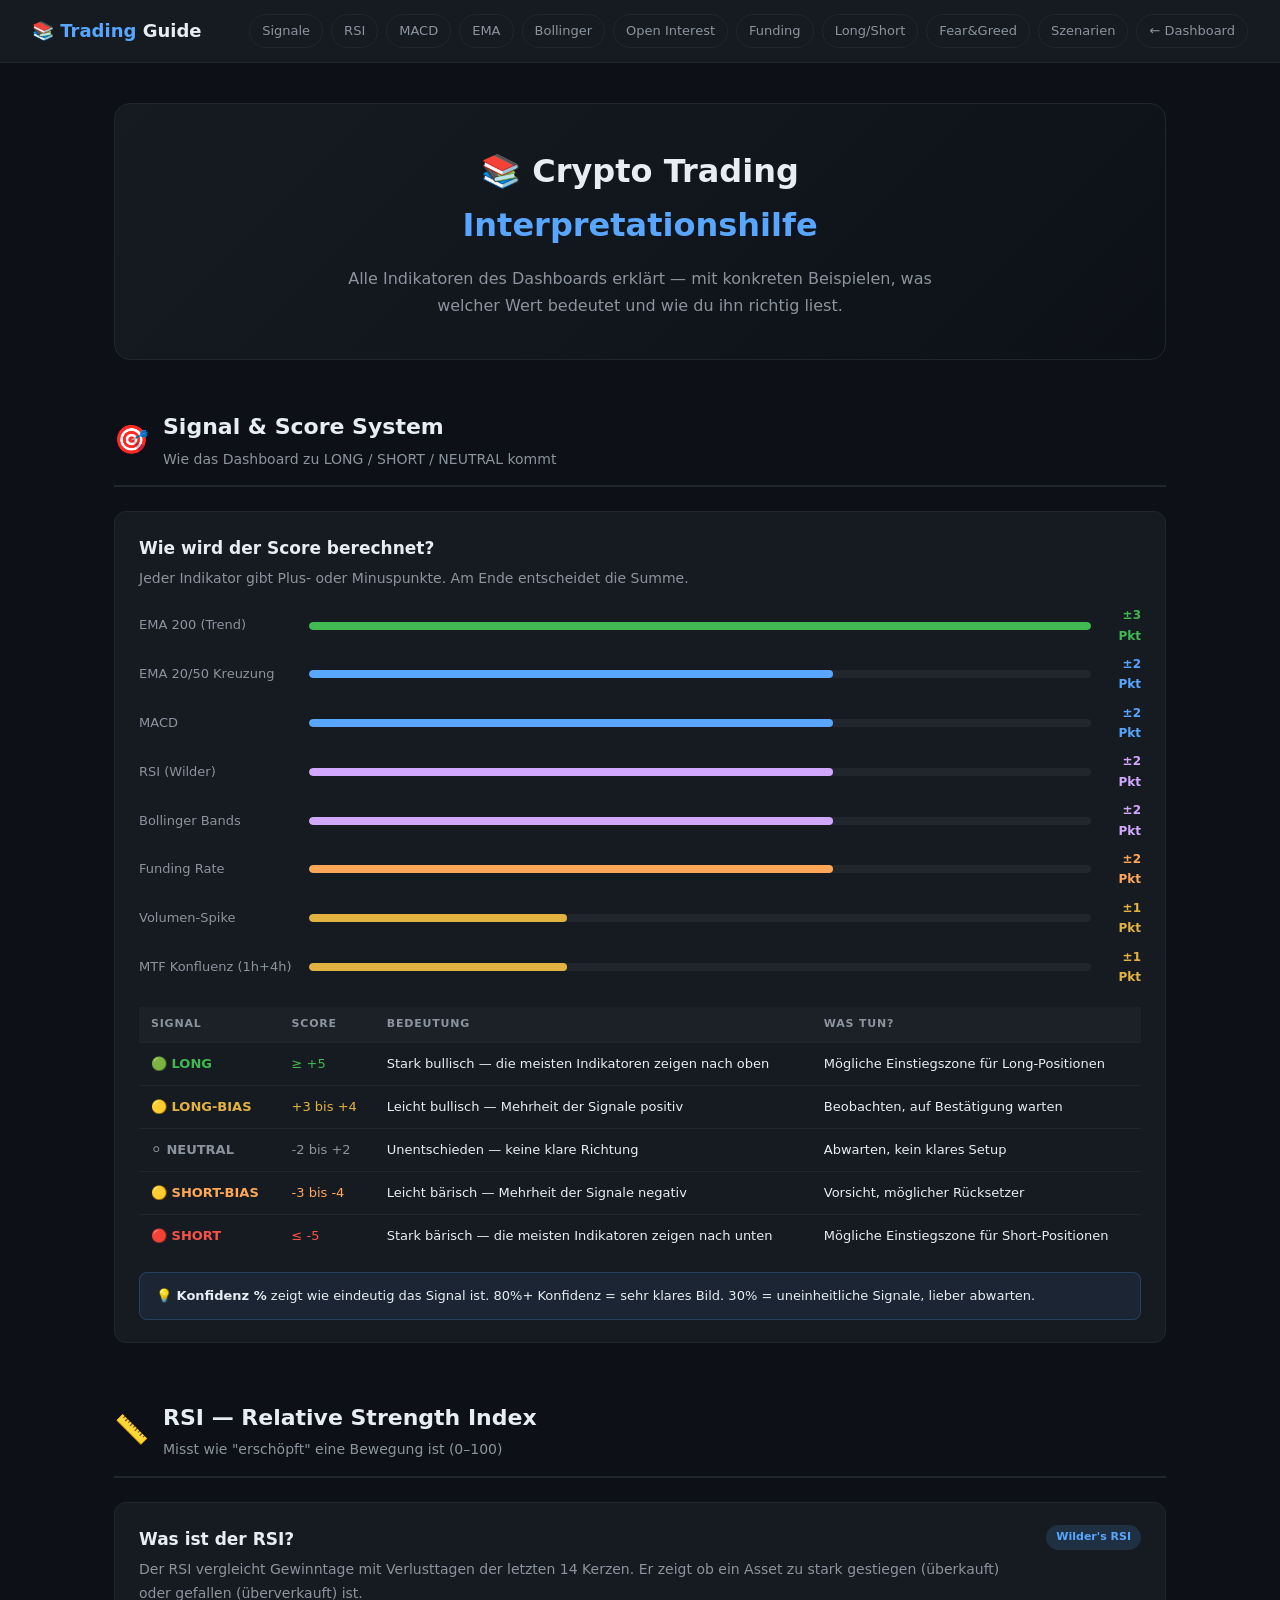
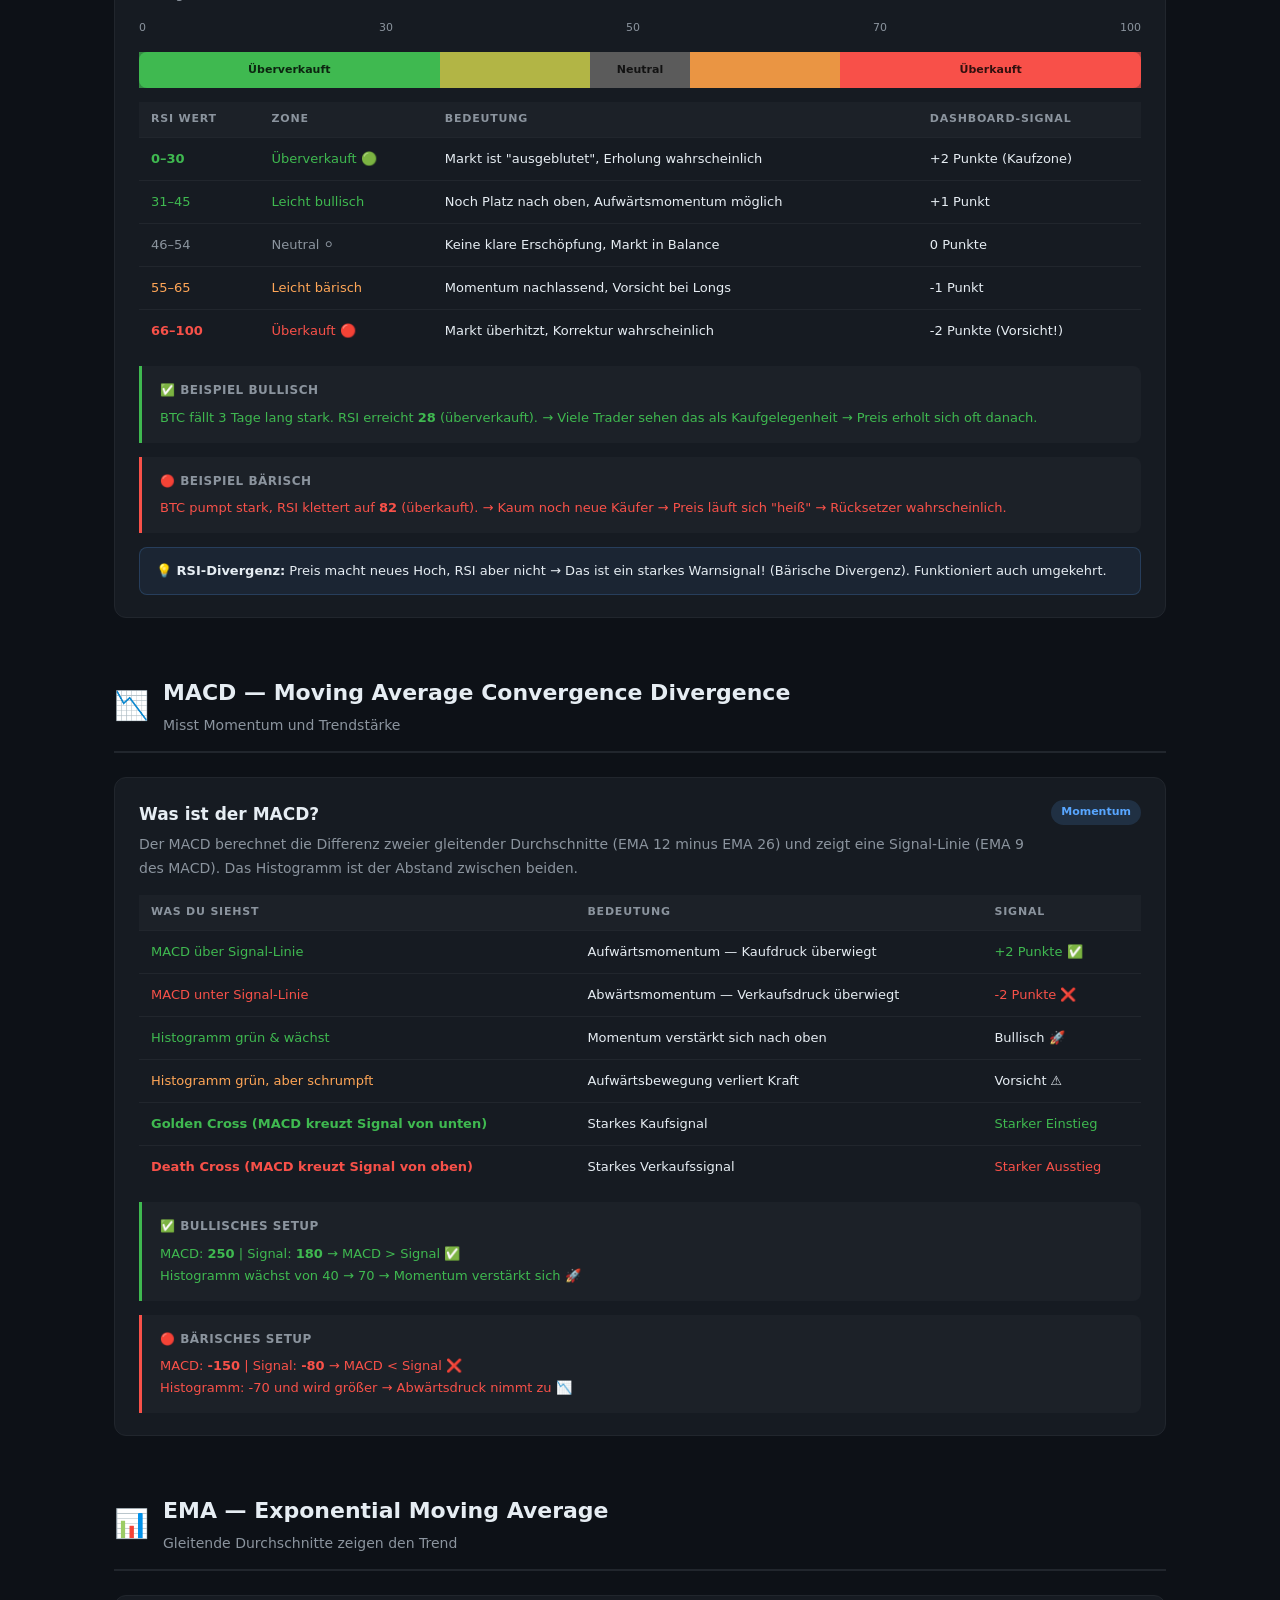
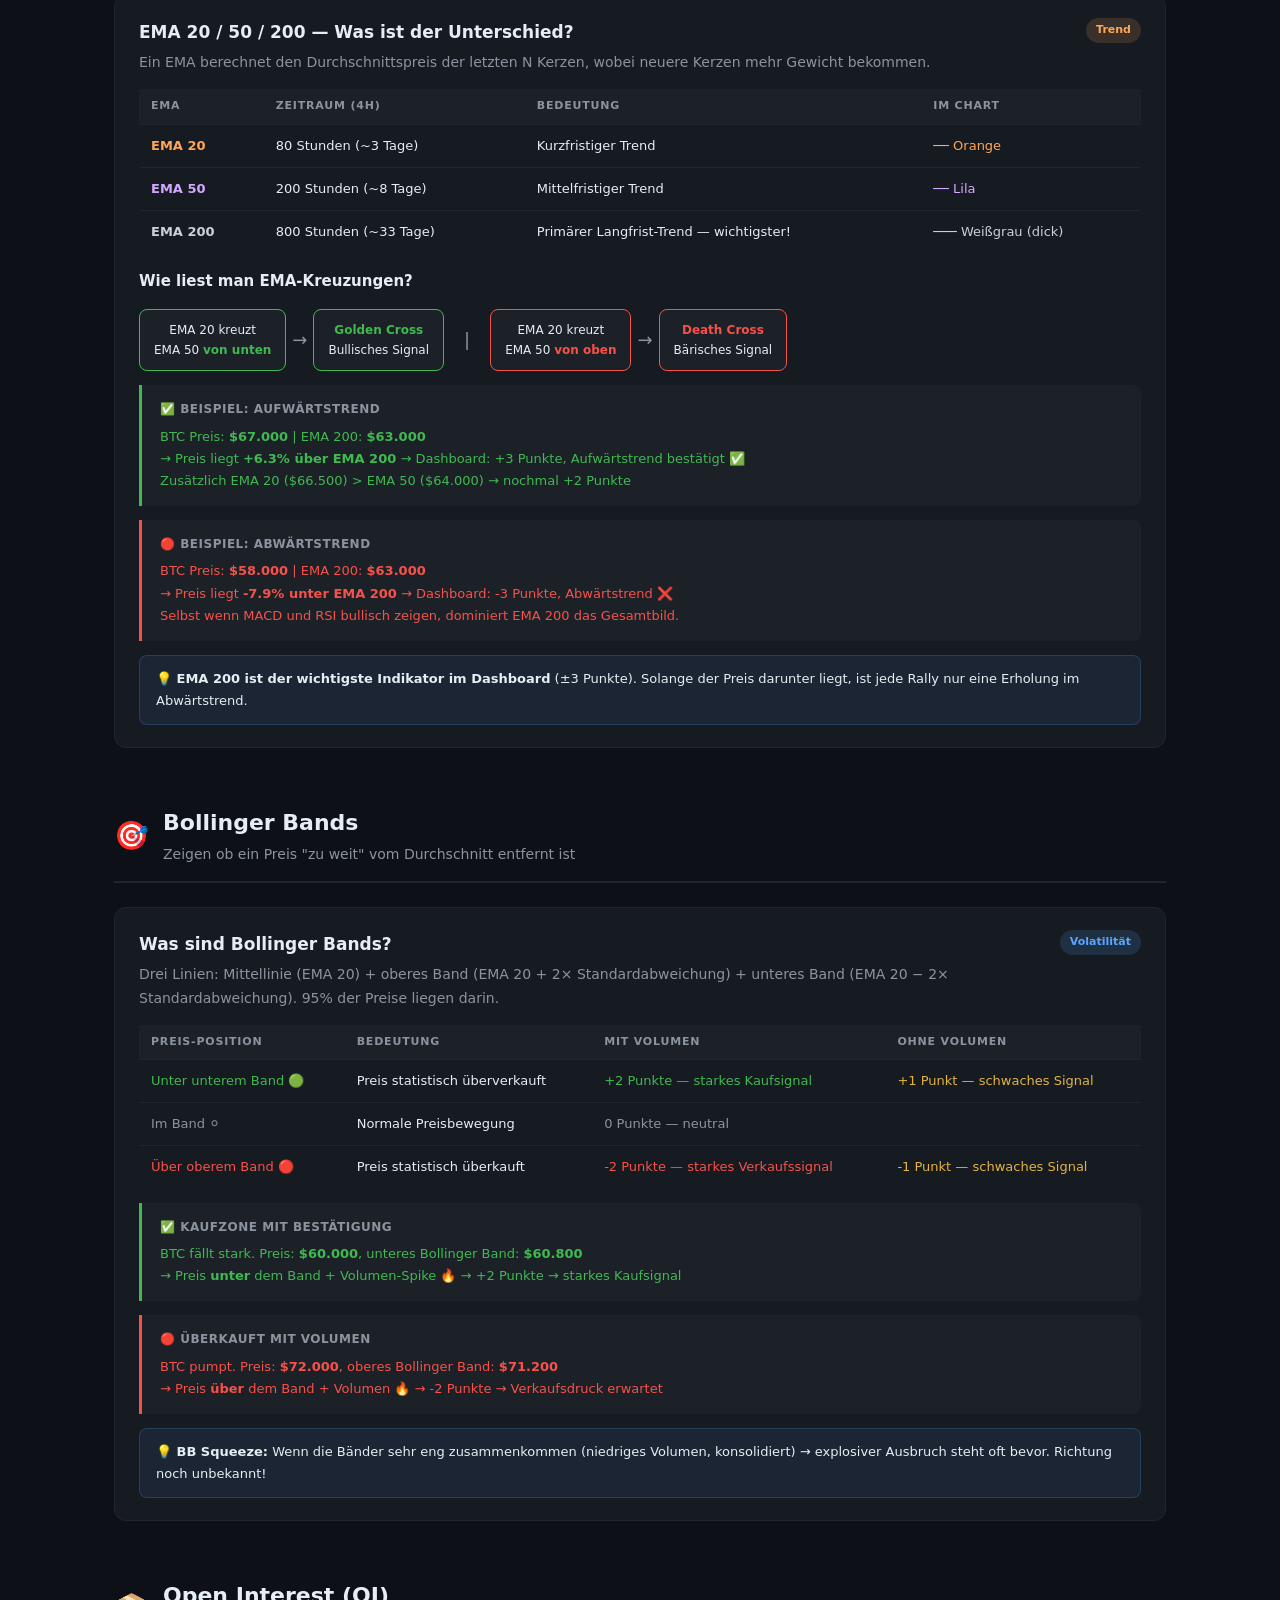
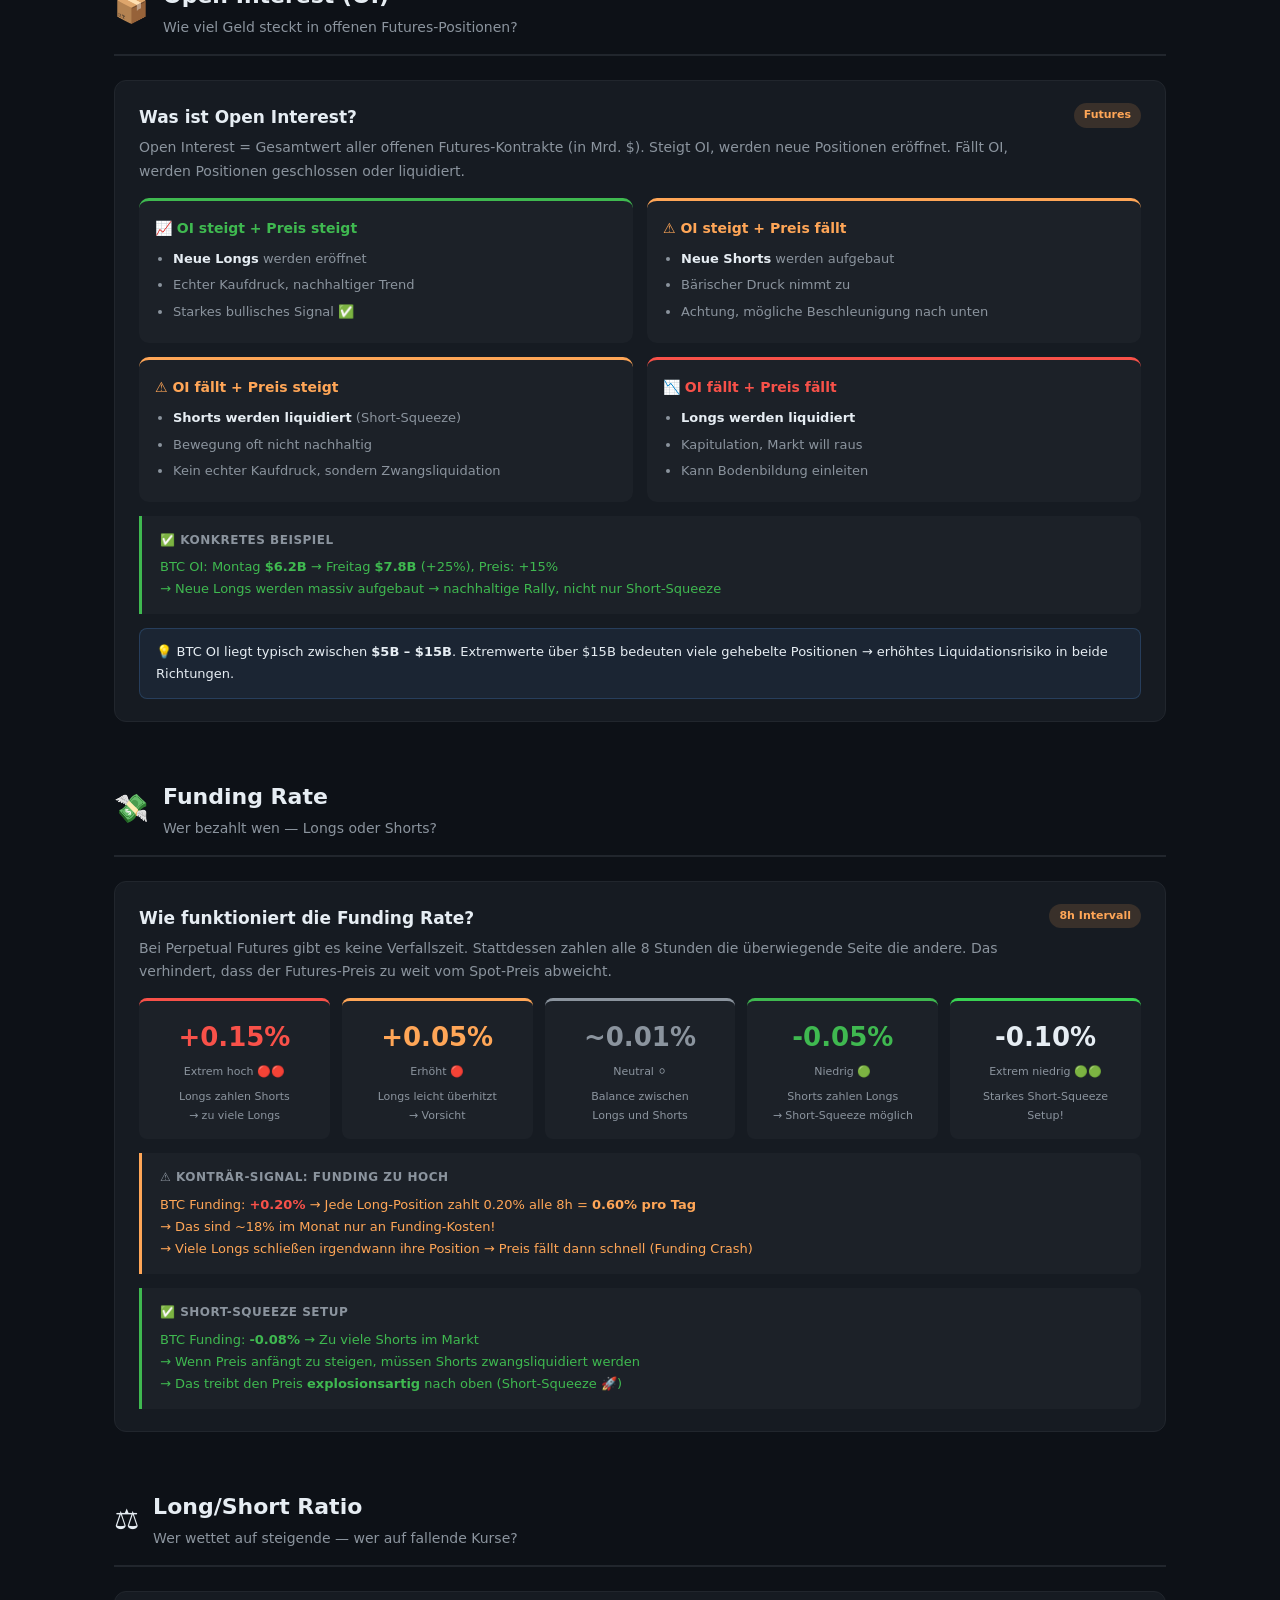
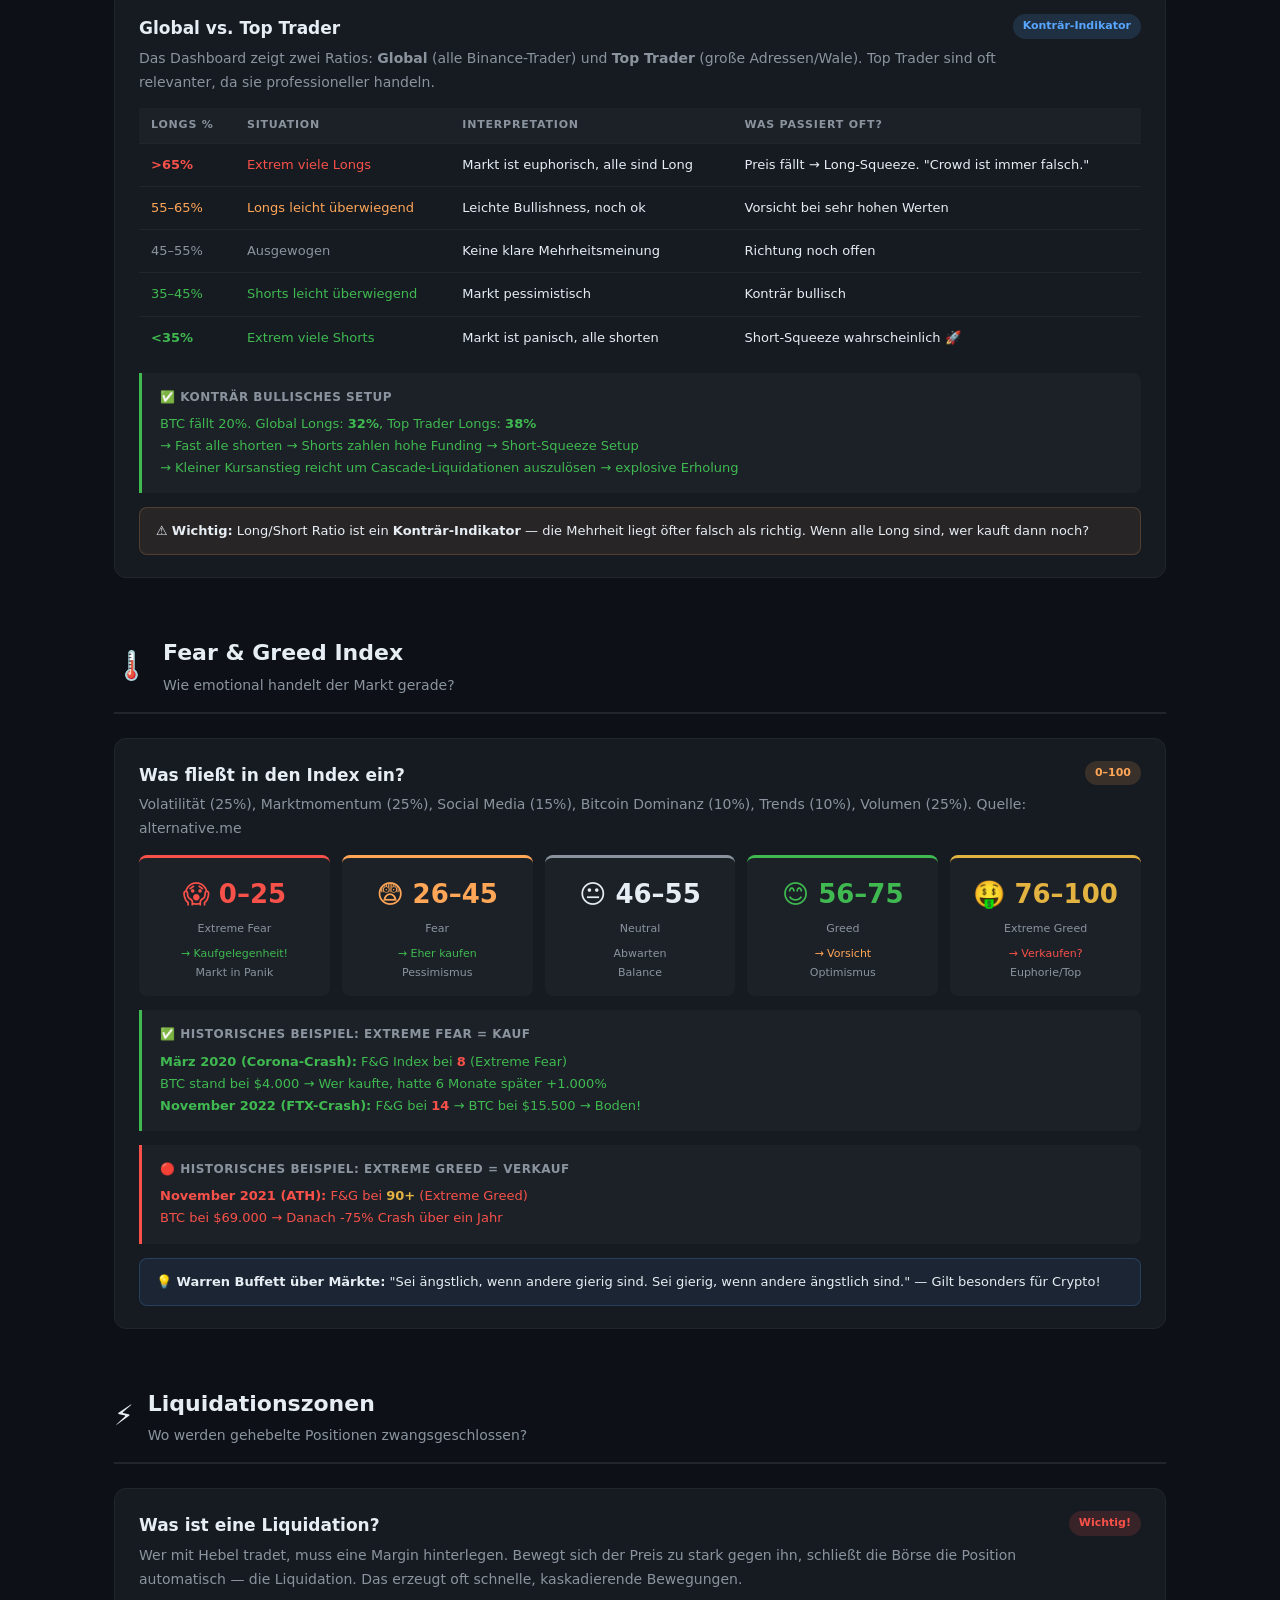
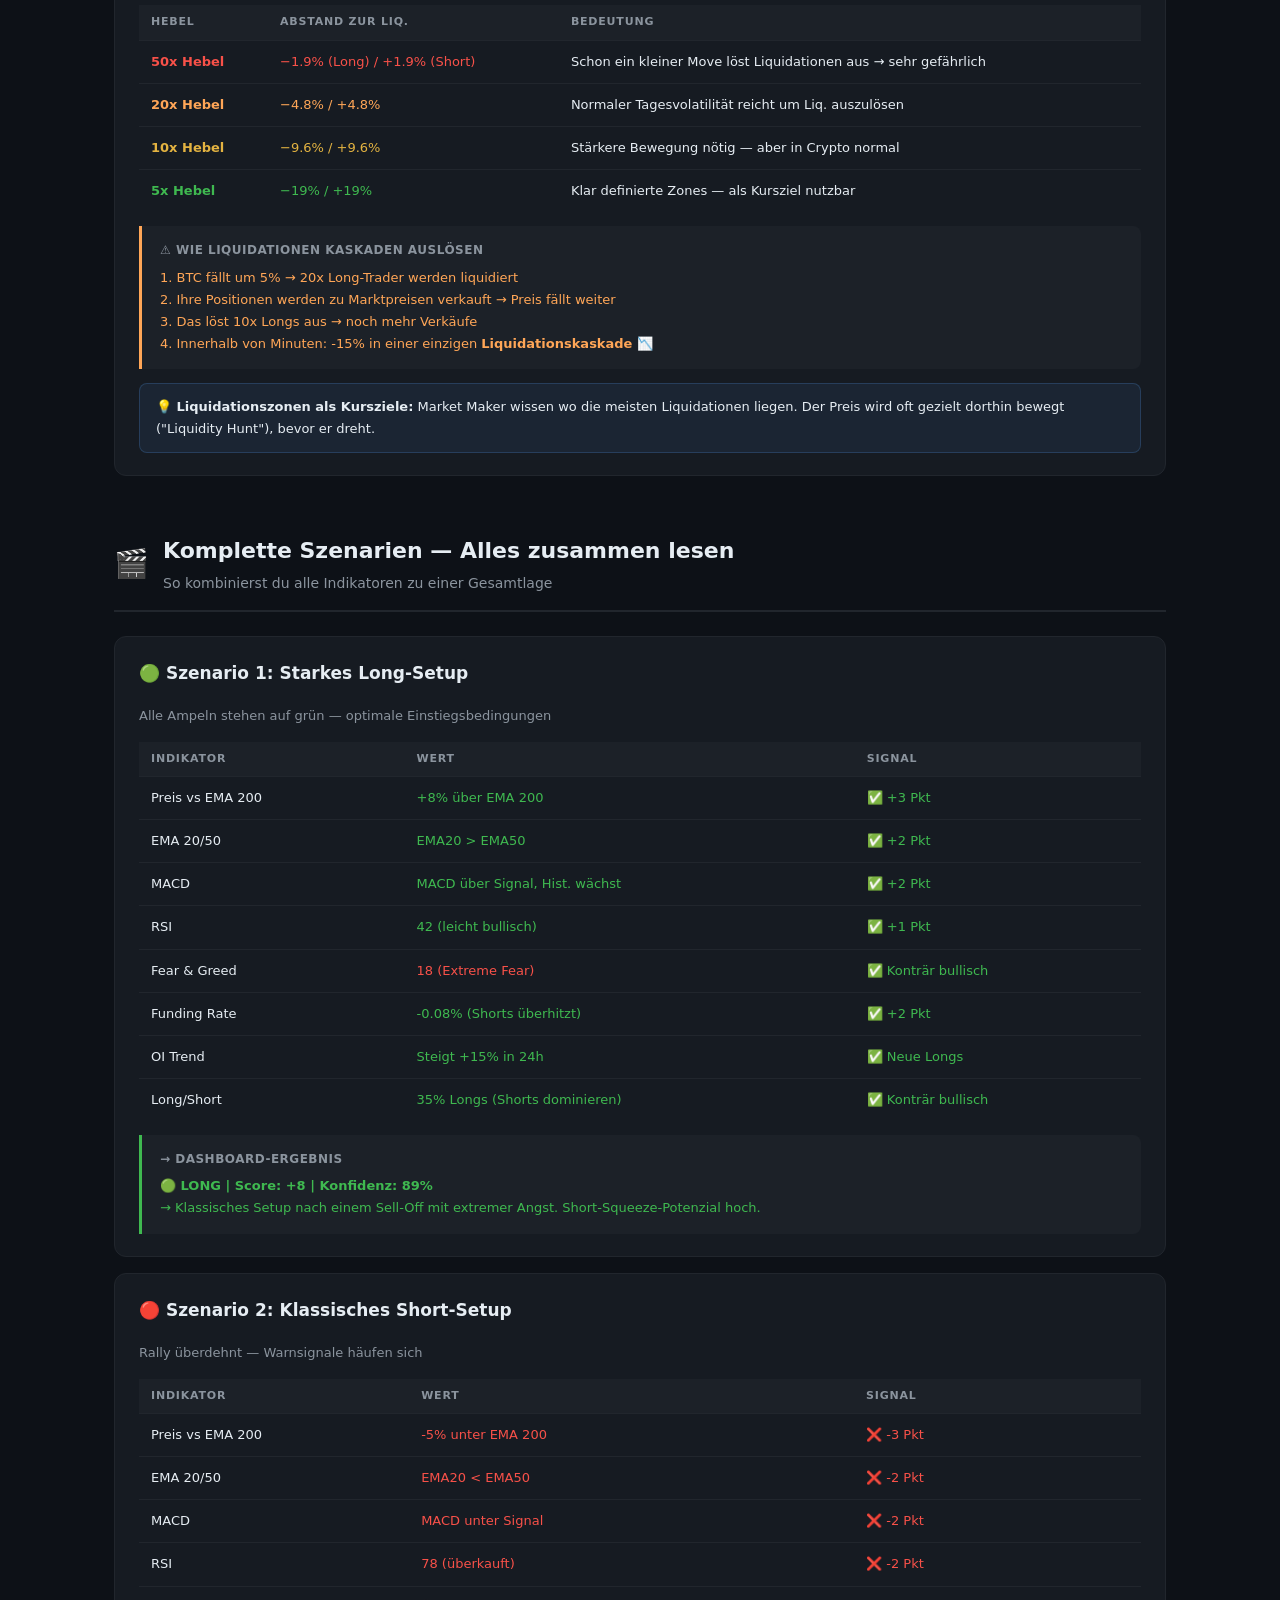
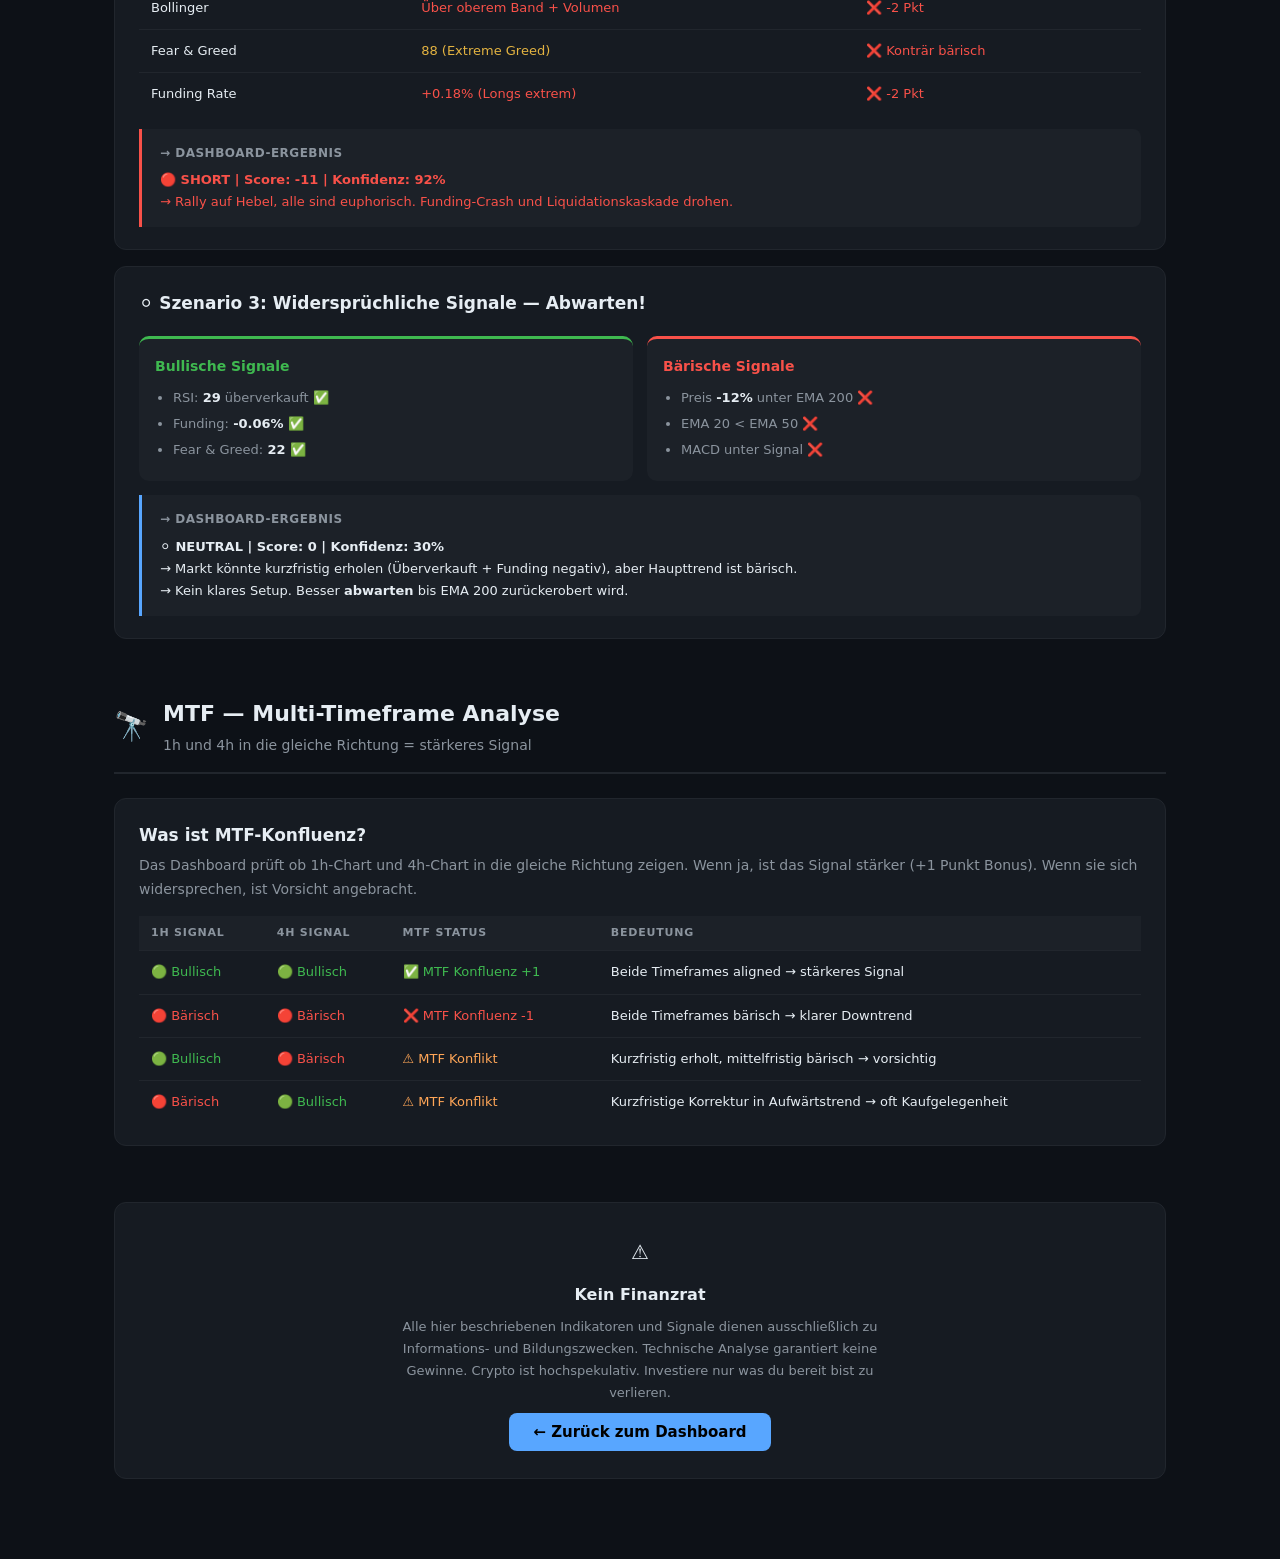
<file: static/guide.html>
<!DOCTYPE html>
<html lang="de">
<head>
<meta charset="UTF-8">
<meta name="viewport" content="width=device-width, initial-scale=1.0">
<title>📚 Trading Begriffe — Interpretationshilfe</title>
<style>
:root {
  --bg:     #0d1117;
  --panel:  #161b22;
  --panel2: #1c2128;
  --border: #21262d;
  --txt:    #e6edf3;
  --muted:  #8b949e;
  --green:  #3fb950;
  --red:    #f85149;
  --blue:   #58a6ff;
  --orange: #ffa657;
  --purple: #d2a8ff;
  --yellow: #e3b341;
  --cyan:   #39d353;
}
* { box-sizing: border-box; margin: 0; padding: 0; }
body { background: var(--bg); color: var(--txt); font-family: 'Segoe UI', system-ui, sans-serif; font-size: 15px; line-height: 1.7; }

/* ── Nav ── */
nav {
  background: var(--panel);
  border-bottom: 1px solid var(--border);
  padding: 14px 32px;
  position: sticky; top: 0; z-index: 100;
  display: flex; align-items: center; justify-content: space-between; flex-wrap: wrap; gap: 10px;
}
.nav-logo { font-size: 18px; font-weight: 700; }
.nav-logo span { color: var(--blue); }
.nav-links { display: flex; gap: 8px; flex-wrap: wrap; }
.nav-links a {
  color: var(--muted); text-decoration: none; font-size: 13px;
  padding: 5px 12px; border-radius: 20px; border: 1px solid var(--border);
  transition: all .2s;
}
.nav-links a:hover { color: var(--txt); border-color: var(--blue); }

/* ── Layout ── */
.container { max-width: 1100px; margin: 0 auto; padding: 40px 24px 80px; }

/* ── Hero ── */
.hero {
  background: linear-gradient(135deg, #161b22 0%, #0d1117 100%);
  border: 1px solid var(--border);
  border-radius: 16px;
  padding: 40px;
  margin-bottom: 48px;
  text-align: center;
}
.hero h1 { font-size: 32px; font-weight: 800; margin-bottom: 12px; }
.hero h1 span { color: var(--blue); }
.hero p { color: var(--muted); font-size: 16px; max-width: 600px; margin: 0 auto; }

/* ── Section ── */
.section { margin-bottom: 56px; }
.section-header {
  display: flex; align-items: center; gap: 14px;
  margin-bottom: 24px;
  padding-bottom: 14px;
  border-bottom: 2px solid var(--border);
}
.section-icon { font-size: 28px; }
.section-title { font-size: 22px; font-weight: 700; }
.section-subtitle { color: var(--muted); font-size: 14px; margin-top: 2px; }

/* ── Cards ── */
.card {
  background: var(--panel);
  border: 1px solid var(--border);
  border-radius: 12px;
  padding: 22px 24px;
  margin-bottom: 16px;
}
.card-header {
  display: flex; align-items: flex-start; justify-content: space-between;
  margin-bottom: 14px; gap: 16px;
}
.card-title { font-size: 17px; font-weight: 700; margin-bottom: 4px; }
.card-desc  { color: var(--muted); font-size: 14px; }
.badge {
  font-size: 11px; font-weight: 700; padding: 3px 10px; border-radius: 20px;
  white-space: nowrap; flex-shrink: 0;
}
.badge-blue   { background: rgba(88,166,255,.15);  color: var(--blue); }
.badge-green  { background: rgba(63,185,80,.15);   color: var(--green); }
.badge-red    { background: rgba(248,81,73,.15);   color: var(--red); }
.badge-orange { background: rgba(255,166,87,.15);  color: var(--orange); }

/* ── Signal Tables ── */
.signal-table { width: 100%; border-collapse: collapse; margin-top: 14px; font-size: 13px; }
.signal-table th {
  text-align: left; padding: 8px 12px; font-size: 11px; text-transform: uppercase;
  letter-spacing: .8px; color: var(--muted); background: var(--panel2);
  border-bottom: 1px solid var(--border);
}
.signal-table td { padding: 10px 12px; border-bottom: 1px solid var(--border); vertical-align: top; }
.signal-table tr:last-child td { border-bottom: none; }
.signal-table tr:hover td { background: rgba(255,255,255,.02); }

/* ── Examples ── */
.example-box {
  background: var(--panel2);
  border-left: 3px solid var(--blue);
  border-radius: 0 8px 8px 0;
  padding: 14px 18px;
  margin-top: 14px;
  font-size: 13px;
}
.example-box.green { border-left-color: var(--green); }
.example-box.red   { border-left-color: var(--red); }
.example-box.orange{ border-left-color: var(--orange); }
.example-title { font-weight: 700; margin-bottom: 6px; font-size: 12px; text-transform: uppercase; letter-spacing: .5px; color: var(--muted); }

/* ── Visual Indicators ── */
.gauge-row { display: flex; gap: 12px; flex-wrap: wrap; margin-top: 14px; }
.gauge-item {
  flex: 1; min-width: 140px;
  background: var(--panel2); border-radius: 8px;
  padding: 14px; text-align: center;
}
.gauge-val  { font-size: 26px; font-weight: 800; margin-bottom: 4px; }
.gauge-lbl  { font-size: 11px; color: var(--muted); }
.gauge-bar  { height: 6px; border-radius: 3px; background: var(--border); margin-top: 10px; overflow: hidden; }
.gauge-fill { height: 100%; border-radius: 3px; }

/* ── RSI Visual ── */
.rsi-bar {
  position: relative; height: 36px; border-radius: 8px;
  background: linear-gradient(to right, var(--green) 0%, var(--green) 30%, var(--yellow) 30%, var(--yellow) 45%, #555 45%, #555 55%, var(--yellow) 55%, var(--yellow) 70%, var(--red) 70%);
  margin: 14px 0; font-size: 11px; display: flex;
}
.rsi-zone { flex: 1; display: flex; align-items: center; justify-content: center; color: rgba(0,0,0,.8); font-weight: 700; font-size: 11px; }
.rsi-needle {
  position: absolute; top: -6px; width: 3px; height: 48px;
  background: white; border-radius: 2px; transform: translateX(-50%);
  box-shadow: 0 0 6px rgba(255,255,255,.5);
}
.rsi-labels { display: flex; justify-content: space-between; font-size: 11px; color: var(--muted); margin-bottom: 4px; }

/* ── Candlestick Mini ── */
.candle-demo { display: flex; gap: 6px; align-items: flex-end; padding: 16px; background: var(--panel2); border-radius: 8px; margin-top: 14px; height: 100px; }
.candle { display: flex; flex-direction: column; align-items: center; flex: 1; height: 100%; justify-content: center; }
.wick { width: 2px; border-radius: 1px; }
.body { width: 12px; border-radius: 2px; }

/* ── Scenario Cards ── */
.scenario-grid { display: grid; grid-template-columns: 1fr 1fr; gap: 14px; margin-top: 14px; }
.scenario {
  background: var(--panel2); border-radius: 10px; padding: 16px;
  border-top: 3px solid transparent;
}
.scenario.bull { border-top-color: var(--green); }
.scenario.bear { border-top-color: var(--red); }
.scenario.warn { border-top-color: var(--orange); }
.scenario.neut { border-top-color: var(--muted); }
.scenario-title { font-weight: 700; font-size: 14px; margin-bottom: 8px; }
.scenario ul { padding-left: 18px; font-size: 13px; color: var(--muted); }
.scenario ul li { margin-bottom: 4px; }
.scenario ul li b { color: var(--txt); }

/* ── Flow Diagram ── */
.flow { display: flex; align-items: center; gap: 0; flex-wrap: wrap; margin: 14px 0; }
.flow-box {
  background: var(--panel2); border: 1px solid var(--border);
  border-radius: 8px; padding: 10px 14px; font-size: 12px; text-align: center;
}
.flow-arrow { color: var(--muted); font-size: 18px; padding: 0 6px; }

/* ── Score Bar ── */
.score-demo { margin-top: 14px; }
.score-item { display: flex; align-items: center; gap: 10px; margin-bottom: 8px; font-size: 13px; }
.score-label { width: 160px; flex-shrink: 0; color: var(--muted); }
.score-bar-wrap { flex: 1; height: 8px; background: var(--border); border-radius: 4px; overflow: hidden; }
.score-bar-fill { height: 100%; border-radius: 4px; }
.score-pts { width: 40px; text-align: right; font-weight: 700; font-size: 12px; }

/* ── Misc ── */
.tip {
  background: rgba(88,166,255,.08); border: 1px solid rgba(88,166,255,.2);
  border-radius: 8px; padding: 12px 16px; font-size: 13px; margin-top: 14px;
}
.tip::before { content: '💡 '; font-weight: 700; }
.warn-box {
  background: rgba(255,166,87,.08); border: 1px solid rgba(255,166,87,.2);
  border-radius: 8px; padding: 12px 16px; font-size: 13px; margin-top: 14px;
}
.warn-box::before { content: '⚠️ '; }
.green  { color: var(--green); }
.red    { color: var(--red); }
.blue   { color: var(--blue); }
.orange { color: var(--orange); }
.purple { color: var(--purple); }
.yellow { color: var(--yellow); }
.muted  { color: var(--muted); }
.bold   { font-weight: 700; }
hr { border: none; border-top: 1px solid var(--border); margin: 32px 0; }

@media (max-width: 600px) {
  .scenario-grid { grid-template-columns: 1fr; }
  .hero h1 { font-size: 24px; }
  .gauge-item { min-width: 100px; }
}
</style>
</head>
<body>

<nav>
  <div class="nav-logo">📚 <span>Trading</span> Guide</div>
  <div class="nav-links">
    <a href="#signale">Signale</a>
    <a href="#rsi">RSI</a>
    <a href="#macd">MACD</a>
    <a href="#ema">EMA</a>
    <a href="#bb">Bollinger</a>
    <a href="#oi">Open Interest</a>
    <a href="#funding">Funding</a>
    <a href="#ls">Long/Short</a>
    <a href="#fg">Fear&Greed</a>
    <a href="#szenarien">Szenarien</a>
    <a href="/">← Dashboard</a>
  </div>
</nav>

<div class="container">

<div class="hero">
  <h1>📚 Crypto Trading<br><span>Interpretationshilfe</span></h1>
  <p>Alle Indikatoren des Dashboards erklärt — mit konkreten Beispielen, was welcher Wert bedeutet und wie du ihn richtig liest.</p>
</div>


<!-- ═══════════════════════════════════════════════════════ -->
<!-- SIGNALE -->
<!-- ═══════════════════════════════════════════════════════ -->
<div class="section" id="signale">
  <div class="section-header">
    <div class="section-icon">🎯</div>
    <div>
      <div class="section-title">Signal & Score System</div>
      <div class="section-subtitle">Wie das Dashboard zu LONG / SHORT / NEUTRAL kommt</div>
    </div>
  </div>

  <div class="card">
    <div class="card-header">
      <div>
        <div class="card-title">Wie wird der Score berechnet?</div>
        <div class="card-desc">Jeder Indikator gibt Plus- oder Minuspunkte. Am Ende entscheidet die Summe.</div>
      </div>
    </div>
    <div class="score-demo">
      <div class="score-item">
        <div class="score-label">EMA 200 (Trend)</div>
        <div class="score-bar-wrap"><div class="score-bar-fill" style="width:100%;background:var(--green)"></div></div>
        <div class="score-pts green">±3 Pkt</div>
      </div>
      <div class="score-item">
        <div class="score-label">EMA 20/50 Kreuzung</div>
        <div class="score-bar-wrap"><div class="score-bar-fill" style="width:67%;background:var(--blue)"></div></div>
        <div class="score-pts blue">±2 Pkt</div>
      </div>
      <div class="score-item">
        <div class="score-label">MACD</div>
        <div class="score-bar-wrap"><div class="score-bar-fill" style="width:67%;background:var(--blue)"></div></div>
        <div class="score-pts blue">±2 Pkt</div>
      </div>
      <div class="score-item">
        <div class="score-label">RSI (Wilder)</div>
        <div class="score-bar-wrap"><div class="score-bar-fill" style="width:67%;background:var(--purple)"></div></div>
        <div class="score-pts purple">±2 Pkt</div>
      </div>
      <div class="score-item">
        <div class="score-label">Bollinger Bands</div>
        <div class="score-bar-wrap"><div class="score-bar-fill" style="width:67%;background:var(--purple)"></div></div>
        <div class="score-pts purple">±2 Pkt</div>
      </div>
      <div class="score-item">
        <div class="score-label">Funding Rate</div>
        <div class="score-bar-wrap"><div class="score-bar-fill" style="width:67%;background:var(--orange)"></div></div>
        <div class="score-pts orange">±2 Pkt</div>
      </div>
      <div class="score-item">
        <div class="score-label">Volumen-Spike</div>
        <div class="score-bar-wrap"><div class="score-bar-fill" style="width:33%;background:var(--yellow)"></div></div>
        <div class="score-pts yellow">±1 Pkt</div>
      </div>
      <div class="score-item">
        <div class="score-label">MTF Konfluenz (1h+4h)</div>
        <div class="score-bar-wrap"><div class="score-bar-fill" style="width:33%;background:var(--yellow)"></div></div>
        <div class="score-pts yellow">±1 Pkt</div>
      </div>
    </div>
    <table class="signal-table" style="margin-top:20px">
      <tr>
        <th>Signal</th><th>Score</th><th>Bedeutung</th><th>Was tun?</th>
      </tr>
      <tr>
        <td><span class="green bold">🟢 LONG</span></td>
        <td><span class="green">≥ +5</span></td>
        <td>Stark bullisch — die meisten Indikatoren zeigen nach oben</td>
        <td>Mögliche Einstiegszone für Long-Positionen</td>
      </tr>
      <tr>
        <td><span class="yellow bold">🟡 LONG-BIAS</span></td>
        <td><span class="yellow">+3 bis +4</span></td>
        <td>Leicht bullisch — Mehrheit der Signale positiv</td>
        <td>Beobachten, auf Bestätigung warten</td>
      </tr>
      <tr>
        <td><span class="muted bold">⚪ NEUTRAL</span></td>
        <td><span class="muted">-2 bis +2</span></td>
        <td>Unentschieden — keine klare Richtung</td>
        <td>Abwarten, kein klares Setup</td>
      </tr>
      <tr>
        <td><span class="orange bold">🟡 SHORT-BIAS</span></td>
        <td><span class="orange">-3 bis -4</span></td>
        <td>Leicht bärisch — Mehrheit der Signale negativ</td>
        <td>Vorsicht, möglicher Rücksetzer</td>
      </tr>
      <tr>
        <td><span class="red bold">🔴 SHORT</span></td>
        <td><span class="red">≤ -5</span></td>
        <td>Stark bärisch — die meisten Indikatoren zeigen nach unten</td>
        <td>Mögliche Einstiegszone für Short-Positionen</td>
      </tr>
    </table>
    <div class="tip">
      <b>Konfidenz %</b> zeigt wie eindeutig das Signal ist. 80%+ Konfidenz = sehr klares Bild. 30% = uneinheitliche Signale, lieber abwarten.
    </div>
  </div>
</div>


<!-- ═══════════════════════════════════════════════════════ -->
<!-- RSI -->
<!-- ═══════════════════════════════════════════════════════ -->
<div class="section" id="rsi">
  <div class="section-header">
    <div class="section-icon">📏</div>
    <div>
      <div class="section-title">RSI — Relative Strength Index</div>
      <div class="section-subtitle">Misst wie "erschöpft" eine Bewegung ist (0–100)</div>
    </div>
  </div>

  <div class="card">
    <div class="card-header">
      <div>
        <div class="card-title">Was ist der RSI?</div>
        <div class="card-desc">Der RSI vergleicht Gewinntage mit Verlusttagen der letzten 14 Kerzen. Er zeigt ob ein Asset zu stark gestiegen (überkauft) oder gefallen (überverkauft) ist.</div>
      </div>
      <div class="badge badge-blue">Wilder's RSI</div>
    </div>

    <div class="rsi-labels">
      <span>0</span><span>30</span><span>50</span><span>70</span><span>100</span>
    </div>
    <div class="rsi-bar">
      <div class="rsi-zone" style="background:rgba(63,185,80,.7);flex:3">Überverkauft</div>
      <div class="rsi-zone" style="background:rgba(63,185,80,.3);flex:1.5"></div>
      <div class="rsi-zone" style="background:rgba(100,100,100,.4);flex:1">Neutral</div>
      <div class="rsi-zone" style="background:rgba(248,81,73,.3);flex:1.5"></div>
      <div class="rsi-zone" style="background:rgba(248,81,73,.7);flex:3">Überkauft</div>
    </div>

    <table class="signal-table">
      <tr><th>RSI Wert</th><th>Zone</th><th>Bedeutung</th><th>Dashboard-Signal</th></tr>
      <tr>
        <td><span class="green bold">0–30</span></td>
        <td><span class="green">Überverkauft 🟢</span></td>
        <td>Markt ist "ausgeblutet", Erholung wahrscheinlich</td>
        <td>+2 Punkte (Kaufzone)</td>
      </tr>
      <tr>
        <td><span class="green">31–45</span></td>
        <td><span class="green">Leicht bullisch</span></td>
        <td>Noch Platz nach oben, Aufwärtsmomentum möglich</td>
        <td>+1 Punkt</td>
      </tr>
      <tr>
        <td><span class="muted">46–54</span></td>
        <td><span class="muted">Neutral ⚪</span></td>
        <td>Keine klare Erschöpfung, Markt in Balance</td>
        <td>0 Punkte</td>
      </tr>
      <tr>
        <td><span class="orange">55–65</span></td>
        <td><span class="orange">Leicht bärisch</span></td>
        <td>Momentum nachlassend, Vorsicht bei Longs</td>
        <td>-1 Punkt</td>
      </tr>
      <tr>
        <td><span class="red bold">66–100</span></td>
        <td><span class="red">Überkauft 🔴</span></td>
        <td>Markt überhitzt, Korrektur wahrscheinlich</td>
        <td>-2 Punkte (Vorsicht!)</td>
      </tr>
    </table>

    <div class="example-box green">
      <div class="example-title">✅ Beispiel Bullisch</div>
      BTC fällt 3 Tage lang stark. RSI erreicht <b class="green">28</b> (überverkauft). 
      → Viele Trader sehen das als Kaufgelegenheit → Preis erholt sich oft danach.
    </div>
    <div class="example-box red">
      <div class="example-title">🔴 Beispiel Bärisch</div>
      BTC pumpt stark, RSI klettert auf <b class="red">82</b> (überkauft).
      → Kaum noch neue Käufer → Preis läuft sich "heiß" → Rücksetzer wahrscheinlich.
    </div>
    <div class="tip">
      <b>RSI-Divergenz:</b> Preis macht neues Hoch, RSI aber nicht → Das ist ein starkes Warnsignal! (Bärische Divergenz). Funktioniert auch umgekehrt.
    </div>
  </div>
</div>


<!-- ═══════════════════════════════════════════════════════ -->
<!-- MACD -->
<!-- ═══════════════════════════════════════════════════════ -->
<div class="section" id="macd">
  <div class="section-header">
    <div class="section-icon">📉</div>
    <div>
      <div class="section-title">MACD — Moving Average Convergence Divergence</div>
      <div class="section-subtitle">Misst Momentum und Trendstärke</div>
    </div>
  </div>

  <div class="card">
    <div class="card-header">
      <div>
        <div class="card-title">Was ist der MACD?</div>
        <div class="card-desc">Der MACD berechnet die Differenz zweier gleitender Durchschnitte (EMA 12 minus EMA 26) und zeigt eine Signal-Linie (EMA 9 des MACD). Das Histogramm ist der Abstand zwischen beiden.</div>
      </div>
      <div class="badge badge-blue">Momentum</div>
    </div>

    <table class="signal-table">
      <tr><th>Was du siehst</th><th>Bedeutung</th><th>Signal</th></tr>
      <tr>
        <td><span class="green">MACD über Signal-Linie</span></td>
        <td>Aufwärtsmomentum — Kaufdruck überwiegt</td>
        <td><span class="green">+2 Punkte ✅</span></td>
      </tr>
      <tr>
        <td><span class="red">MACD unter Signal-Linie</span></td>
        <td>Abwärtsmomentum — Verkaufsdruck überwiegt</td>
        <td><span class="red">-2 Punkte ❌</span></td>
      </tr>
      <tr>
        <td><span class="green">Histogramm grün & wächst</span></td>
        <td>Momentum verstärkt sich nach oben</td>
        <td>Bullisch 🚀</td>
      </tr>
      <tr>
        <td><span class="orange">Histogramm grün, aber schrumpft</span></td>
        <td>Aufwärtsbewegung verliert Kraft</td>
        <td>Vorsicht ⚠️</td>
      </tr>
      <tr>
        <td><span class="green bold">Golden Cross (MACD kreuzt Signal von unten)</span></td>
        <td>Starkes Kaufsignal</td>
        <td><span class="green">Starker Einstieg</span></td>
      </tr>
      <tr>
        <td><span class="red bold">Death Cross (MACD kreuzt Signal von oben)</span></td>
        <td>Starkes Verkaufssignal</td>
        <td><span class="red">Starker Ausstieg</span></td>
      </tr>
    </table>

    <div class="example-box green">
      <div class="example-title">✅ Bullisches Setup</div>
      MACD: <b>250</b> | Signal: <b>180</b> → MACD &gt; Signal ✅<br>
      Histogramm wächst von 40 → 70 → Momentum verstärkt sich 🚀
    </div>
    <div class="example-box red">
      <div class="example-title">🔴 Bärisches Setup</div>
      MACD: <b>-150</b> | Signal: <b>-80</b> → MACD &lt; Signal ❌<br>
      Histogramm: -70 und wird größer → Abwärtsdruck nimmt zu 📉
    </div>
  </div>
</div>


<!-- ═══════════════════════════════════════════════════════ -->
<!-- EMA -->
<!-- ═══════════════════════════════════════════════════════ -->
<div class="section" id="ema">
  <div class="section-header">
    <div class="section-icon">📊</div>
    <div>
      <div class="section-title">EMA — Exponential Moving Average</div>
      <div class="section-subtitle">Gleitende Durchschnitte zeigen den Trend</div>
    </div>
  </div>

  <div class="card">
    <div class="card-header">
      <div>
        <div class="card-title">EMA 20 / 50 / 200 — Was ist der Unterschied?</div>
        <div class="card-desc">Ein EMA berechnet den Durchschnittspreis der letzten N Kerzen, wobei neuere Kerzen mehr Gewicht bekommen.</div>
      </div>
      <div class="badge badge-orange">Trend</div>
    </div>

    <table class="signal-table">
      <tr><th>EMA</th><th>Zeitraum (4h)</th><th>Bedeutung</th><th>Im Chart</th></tr>
      <tr>
        <td><span class="orange bold">EMA 20</span></td>
        <td>80 Stunden (~3 Tage)</td>
        <td>Kurzfristiger Trend</td>
        <td><span class="orange">── Orange</span></td>
      </tr>
      <tr>
        <td><span class="purple bold">EMA 50</span></td>
        <td>200 Stunden (~8 Tage)</td>
        <td>Mittelfristiger Trend</td>
        <td><span class="purple">── Lila</span></td>
      </tr>
      <tr>
        <td><span style="color:#c9d1d9" class="bold">EMA 200</span></td>
        <td>800 Stunden (~33 Tage)</td>
        <td>Primärer Langfrist-Trend — wichtigster!</td>
        <td><span style="color:#c9d1d9">─── Weißgrau (dick)</span></td>
      </tr>
    </table>

    <div style="margin-top:16px">
      <div style="font-weight:700;margin-bottom:10px">Wie liest man EMA-Kreuzungen?</div>
      <div class="flow">
        <div class="flow-box" style="border-color:var(--green)">EMA 20 kreuzt<br>EMA 50 <b class="green">von unten</b></div>
        <div class="flow-arrow">→</div>
        <div class="flow-box" style="border-color:var(--green)"><b class="green">Golden Cross</b><br>Bullisches Signal</div>
        <div class="flow-arrow" style="padding:0 20px">|</div>
        <div class="flow-box" style="border-color:var(--red)">EMA 20 kreuzt<br>EMA 50 <b class="red">von oben</b></div>
        <div class="flow-arrow">→</div>
        <div class="flow-box" style="border-color:var(--red)"><b class="red">Death Cross</b><br>Bärisches Signal</div>
      </div>
    </div>

    <div class="example-box green">
      <div class="example-title">✅ Beispiel: Aufwärtstrend</div>
      BTC Preis: <b>$67.000</b> | EMA 200: <b>$63.000</b><br>
      → Preis liegt <b class="green">+6.3% über EMA 200</b> → Dashboard: +3 Punkte, Aufwärtstrend bestätigt ✅<br>
      Zusätzlich EMA 20 ($66.500) &gt; EMA 50 ($64.000) → nochmal +2 Punkte
    </div>
    <div class="example-box red">
      <div class="example-title">🔴 Beispiel: Abwärtstrend</div>
      BTC Preis: <b>$58.000</b> | EMA 200: <b>$63.000</b><br>
      → Preis liegt <b class="red">-7.9% unter EMA 200</b> → Dashboard: -3 Punkte, Abwärtstrend ❌<br>
      Selbst wenn MACD und RSI bullisch zeigen, dominiert EMA 200 das Gesamtbild.
    </div>
    <div class="tip">
      <b>EMA 200 ist der wichtigste Indikator im Dashboard</b> (±3 Punkte). Solange der Preis darunter liegt, ist jede Rally nur eine Erholung im Abwärtstrend.
    </div>
  </div>
</div>


<!-- ═══════════════════════════════════════════════════════ -->
<!-- BOLLINGER BANDS -->
<!-- ═══════════════════════════════════════════════════════ -->
<div class="section" id="bb">
  <div class="section-header">
    <div class="section-icon">🎯</div>
    <div>
      <div class="section-title">Bollinger Bands</div>
      <div class="section-subtitle">Zeigen ob ein Preis "zu weit" vom Durchschnitt entfernt ist</div>
    </div>
  </div>

  <div class="card">
    <div class="card-header">
      <div>
        <div class="card-title">Was sind Bollinger Bands?</div>
        <div class="card-desc">Drei Linien: Mittellinie (EMA 20) + oberes Band (EMA 20 + 2× Standardabweichung) + unteres Band (EMA 20 − 2× Standardabweichung). 95% der Preise liegen darin.</div>
      </div>
      <div class="badge badge-blue">Volatilität</div>
    </div>

    <table class="signal-table">
      <tr><th>Preis-Position</th><th>Bedeutung</th><th>Mit Volumen</th><th>Ohne Volumen</th></tr>
      <tr>
        <td><span class="green">Unter unterem Band 🟢</span></td>
        <td>Preis statistisch überverkauft</td>
        <td><span class="green">+2 Punkte — starkes Kaufsignal</span></td>
        <td><span class="yellow">+1 Punkt — schwaches Signal</span></td>
      </tr>
      <tr>
        <td><span class="muted">Im Band ⚪</span></td>
        <td>Normale Preisbewegung</td>
        <td colspan="2"><span class="muted">0 Punkte — neutral</span></td>
      </tr>
      <tr>
        <td><span class="red">Über oberem Band 🔴</span></td>
        <td>Preis statistisch überkauft</td>
        <td><span class="red">-2 Punkte — starkes Verkaufssignal</span></td>
        <td><span class="yellow">-1 Punkt — schwaches Signal</span></td>
      </tr>
    </table>

    <div class="example-box green">
      <div class="example-title">✅ Kaufzone mit Bestätigung</div>
      BTC fällt stark. Preis: <b>$60.000</b>, unteres Bollinger Band: <b>$60.800</b><br>
      → Preis <b>unter</b> dem Band + Volumen-Spike 🔥 → +2 Punkte → starkes Kaufsignal
    </div>
    <div class="example-box red">
      <div class="example-title">🔴 Überkauft mit Volumen</div>
      BTC pumpt. Preis: <b>$72.000</b>, oberes Bollinger Band: <b>$71.200</b><br>
      → Preis <b>über</b> dem Band + Volumen 🔥 → -2 Punkte → Verkaufsdruck erwartet
    </div>
    <div class="tip">
      <b>BB Squeeze:</b> Wenn die Bänder sehr eng zusammenkommen (niedriges Volumen, konsolidiert) → explosiver Ausbruch steht oft bevor. Richtung noch unbekannt!
    </div>
  </div>
</div>


<!-- ═══════════════════════════════════════════════════════ -->
<!-- OPEN INTEREST -->
<!-- ═══════════════════════════════════════════════════════ -->
<div class="section" id="oi">
  <div class="section-header">
    <div class="section-icon">📦</div>
    <div>
      <div class="section-title">Open Interest (OI)</div>
      <div class="section-subtitle">Wie viel Geld steckt in offenen Futures-Positionen?</div>
    </div>
  </div>

  <div class="card">
    <div class="card-header">
      <div>
        <div class="card-title">Was ist Open Interest?</div>
        <div class="card-desc">Open Interest = Gesamtwert aller offenen Futures-Kontrakte (in Mrd. $). Steigt OI, werden neue Positionen eröffnet. Fällt OI, werden Positionen geschlossen oder liquidiert.</div>
      </div>
      <div class="badge badge-orange">Futures</div>
    </div>

    <div class="scenario-grid">
      <div class="scenario bull">
        <div class="scenario-title green">📈 OI steigt + Preis steigt</div>
        <ul>
          <li><b>Neue Longs</b> werden eröffnet</li>
          <li>Echter Kaufdruck, nachhaltiger Trend</li>
          <li>Starkes bullisches Signal ✅</li>
        </ul>
      </div>
      <div class="scenario warn">
        <div class="scenario-title orange">⚠️ OI steigt + Preis fällt</div>
        <ul>
          <li><b>Neue Shorts</b> werden aufgebaut</li>
          <li>Bärischer Druck nimmt zu</li>
          <li>Achtung, mögliche Beschleunigung nach unten</li>
        </ul>
      </div>
      <div class="scenario warn">
        <div class="scenario-title orange">⚠️ OI fällt + Preis steigt</div>
        <ul>
          <li><b>Shorts werden liquidiert</b> (Short-Squeeze)</li>
          <li>Bewegung oft nicht nachhaltig</li>
          <li>Kein echter Kaufdruck, sondern Zwangsliquidation</li>
        </ul>
      </div>
      <div class="scenario bear">
        <div class="scenario-title red">📉 OI fällt + Preis fällt</div>
        <ul>
          <li><b>Longs werden liquidiert</b></li>
          <li>Kapitulation, Markt will raus</li>
          <li>Kann Bodenbildung einleiten</li>
        </ul>
      </div>
    </div>

    <div class="example-box green">
      <div class="example-title">✅ Konkretes Beispiel</div>
      BTC OI: Montag <b>$6.2B</b> → Freitag <b>$7.8B</b> (+25%), Preis: +15%<br>
      → Neue Longs werden massiv aufgebaut → nachhaltige Rally, nicht nur Short-Squeeze
    </div>
    <div class="tip">
      BTC OI liegt typisch zwischen <b>$5B – $15B</b>. Extremwerte über $15B bedeuten viele gehebelte Positionen → erhöhtes Liquidationsrisiko in beide Richtungen.
    </div>
  </div>
</div>


<!-- ═══════════════════════════════════════════════════════ -->
<!-- FUNDING RATE -->
<!-- ═══════════════════════════════════════════════════════ -->
<div class="section" id="funding">
  <div class="section-header">
    <div class="section-icon">💸</div>
    <div>
      <div class="section-title">Funding Rate</div>
      <div class="section-subtitle">Wer bezahlt wen — Longs oder Shorts?</div>
    </div>
  </div>

  <div class="card">
    <div class="card-header">
      <div>
        <div class="card-title">Wie funktioniert die Funding Rate?</div>
        <div class="card-desc">Bei Perpetual Futures gibt es keine Verfallszeit. Stattdessen zahlen alle 8 Stunden die überwiegende Seite die andere. Das verhindert, dass der Futures-Preis zu weit vom Spot-Preis abweicht.</div>
      </div>
      <div class="badge badge-orange">8h Intervall</div>
    </div>

    <div class="gauge-row">
      <div class="gauge-item" style="border-top:3px solid var(--red)">
        <div class="gauge-val red">+0.15%</div>
        <div class="gauge-lbl">Extrem hoch 🔴🔴</div>
        <div style="font-size:11px;color:var(--muted);margin-top:6px">Longs zahlen Shorts<br>→ zu viele Longs</div>
      </div>
      <div class="gauge-item" style="border-top:3px solid var(--orange)">
        <div class="gauge-val orange">+0.05%</div>
        <div class="gauge-lbl">Erhöht 🔴</div>
        <div style="font-size:11px;color:var(--muted);margin-top:6px">Longs leicht überhitzt<br>→ Vorsicht</div>
      </div>
      <div class="gauge-item" style="border-top:3px solid var(--muted)">
        <div class="gauge-val muted">~0.01%</div>
        <div class="gauge-lbl">Neutral ⚪</div>
        <div style="font-size:11px;color:var(--muted);margin-top:6px">Balance zwischen<br>Longs und Shorts</div>
      </div>
      <div class="gauge-item" style="border-top:3px solid var(--green)">
        <div class="gauge-val green">-0.05%</div>
        <div class="gauge-lbl">Niedrig 🟢</div>
        <div style="font-size:11px;color:var(--muted);margin-top:6px">Shorts zahlen Longs<br>→ Short-Squeeze möglich</div>
      </div>
      <div class="gauge-item" style="border-top:3px solid var(--cyan)">
        <div class="gauge-val cyan">-0.10%</div>
        <div class="gauge-lbl">Extrem niedrig 🟢🟢</div>
        <div style="font-size:11px;color:var(--muted);margin-top:6px">Starkes Short-Squeeze<br>Setup!</div>
      </div>
    </div>

    <div class="example-box orange">
      <div class="example-title">⚠️ Konträr-Signal: Funding zu hoch</div>
      BTC Funding: <b class="red">+0.20%</b> → Jede Long-Position zahlt 0.20% alle 8h = <b>0.60% pro Tag</b><br>
      → Das sind ~18% im Monat nur an Funding-Kosten!<br>
      → Viele Longs schließen irgendwann ihre Position → Preis fällt dann schnell (Funding Crash)
    </div>
    <div class="example-box green">
      <div class="example-title">✅ Short-Squeeze Setup</div>
      BTC Funding: <b class="green">-0.08%</b> → Zu viele Shorts im Markt<br>
      → Wenn Preis anfängt zu steigen, müssen Shorts zwangsliquidiert werden<br>
      → Das treibt den Preis <b>explosionsartig</b> nach oben (Short-Squeeze 🚀)
    </div>
  </div>
</div>


<!-- ═══════════════════════════════════════════════════════ -->
<!-- LONG/SHORT RATIO -->
<!-- ═══════════════════════════════════════════════════════ -->
<div class="section" id="ls">
  <div class="section-header">
    <div class="section-icon">⚖️</div>
    <div>
      <div class="section-title">Long/Short Ratio</div>
      <div class="section-subtitle">Wer wettet auf steigende — wer auf fallende Kurse?</div>
    </div>
  </div>

  <div class="card">
    <div class="card-header">
      <div>
        <div class="card-title">Global vs. Top Trader</div>
        <div class="card-desc">Das Dashboard zeigt zwei Ratios: <b>Global</b> (alle Binance-Trader) und <b>Top Trader</b> (große Adressen/Wale). Top Trader sind oft relevanter, da sie professioneller handeln.</div>
      </div>
      <div class="badge badge-blue">Konträr-Indikator</div>
    </div>

    <table class="signal-table">
      <tr><th>Longs %</th><th>Situation</th><th>Interpretation</th><th>Was passiert oft?</th></tr>
      <tr>
        <td><span class="red bold">&gt;65%</span></td>
        <td><span class="red">Extrem viele Longs</span></td>
        <td>Markt ist euphorisch, alle sind Long</td>
        <td>Preis fällt → Long-Squeeze. "Crowd ist immer falsch."</td>
      </tr>
      <tr>
        <td><span class="orange">55–65%</span></td>
        <td><span class="orange">Longs leicht überwiegend</span></td>
        <td>Leichte Bullishness, noch ok</td>
        <td>Vorsicht bei sehr hohen Werten</td>
      </tr>
      <tr>
        <td><span class="muted">45–55%</span></td>
        <td><span class="muted">Ausgewogen</span></td>
        <td>Keine klare Mehrheitsmeinung</td>
        <td>Richtung noch offen</td>
      </tr>
      <tr>
        <td><span class="green">35–45%</span></td>
        <td><span class="green">Shorts leicht überwiegend</span></td>
        <td>Markt pessimistisch</td>
        <td>Konträr bullisch</td>
      </tr>
      <tr>
        <td><span class="green bold">&lt;35%</span></td>
        <td><span class="green">Extrem viele Shorts</span></td>
        <td>Markt ist panisch, alle shorten</td>
        <td>Short-Squeeze wahrscheinlich 🚀</td>
      </tr>
    </table>

    <div class="example-box green">
      <div class="example-title">✅ Konträr bullisches Setup</div>
      BTC fällt 20%. Global Longs: <b class="green">32%</b>, Top Trader Longs: <b class="green">38%</b><br>
      → Fast alle shorten → Shorts zahlen hohe Funding → Short-Squeeze Setup<br>
      → Kleiner Kursanstieg reicht um Cascade-Liquidationen auszulösen → explosive Erholung
    </div>
    <div class="warn-box">
      <b>Wichtig:</b> Long/Short Ratio ist ein <b>Konträr-Indikator</b> — die Mehrheit liegt öfter falsch als richtig. Wenn alle Long sind, wer kauft dann noch?
    </div>
  </div>
</div>


<!-- ═══════════════════════════════════════════════════════ -->
<!-- FEAR & GREED -->
<!-- ═══════════════════════════════════════════════════════ -->
<div class="section" id="fg">
  <div class="section-header">
    <div class="section-icon">🌡️</div>
    <div>
      <div class="section-title">Fear & Greed Index</div>
      <div class="section-subtitle">Wie emotional handelt der Markt gerade?</div>
    </div>
  </div>

  <div class="card">
    <div class="card-header">
      <div>
        <div class="card-title">Was fließt in den Index ein?</div>
        <div class="card-desc">Volatilität (25%), Marktmomentum (25%), Social Media (15%), Bitcoin Dominanz (10%), Trends (10%), Volumen (25%). Quelle: alternative.me</div>
      </div>
      <div class="badge badge-orange">0–100</div>
    </div>

    <div class="gauge-row">
      <div class="gauge-item" style="border-top:3px solid var(--red)">
        <div class="gauge-val red">😱 0–25</div>
        <div class="gauge-lbl">Extreme Fear</div>
        <div style="font-size:11px;margin-top:6px"><span class="green">→ Kaufgelegenheit!</span><br><span class="muted">Markt in Panik</span></div>
      </div>
      <div class="gauge-item" style="border-top:3px solid var(--orange)">
        <div class="gauge-val orange">😨 26–45</div>
        <div class="gauge-lbl">Fear</div>
        <div style="font-size:11px;margin-top:6px"><span class="green">→ Eher kaufen</span><br><span class="muted">Pessimismus</span></div>
      </div>
      <div class="gauge-item" style="border-top:3px solid var(--muted)">
        <div class="gauge-val">😐 46–55</div>
        <div class="gauge-lbl">Neutral</div>
        <div style="font-size:11px;margin-top:6px"><span class="muted">Abwarten</span><br><span class="muted">Balance</span></div>
      </div>
      <div class="gauge-item" style="border-top:3px solid var(--green)">
        <div class="gauge-val green">😊 56–75</div>
        <div class="gauge-lbl">Greed</div>
        <div style="font-size:11px;margin-top:6px"><span class="orange">→ Vorsicht</span><br><span class="muted">Optimismus</span></div>
      </div>
      <div class="gauge-item" style="border-top:3px solid var(--yellow)">
        <div class="gauge-val yellow">🤑 76–100</div>
        <div class="gauge-lbl">Extreme Greed</div>
        <div style="font-size:11px;margin-top:6px"><span class="red">→ Verkaufen?</span><br><span class="muted">Euphorie/Top</span></div>
      </div>
    </div>

    <div class="example-box green">
      <div class="example-title">✅ Historisches Beispiel: Extreme Fear = Kauf</div>
      <b>März 2020 (Corona-Crash):</b> F&G Index bei <b class="red">8</b> (Extreme Fear)<br>
      BTC stand bei $4.000 → Wer kaufte, hatte 6 Monate später +1.000%<br>
      <b>November 2022 (FTX-Crash):</b> F&G bei <b class="red">14</b> → BTC bei $15.500 → Boden!
    </div>
    <div class="example-box red">
      <div class="example-title">🔴 Historisches Beispiel: Extreme Greed = Verkauf</div>
      <b>November 2021 (ATH):</b> F&G bei <b class="yellow">90+</b> (Extreme Greed)<br>
      BTC bei $69.000 → Danach -75% Crash über ein Jahr
    </div>
    <div class="tip">
      <b>Warren Buffett über Märkte:</b> "Sei ängstlich, wenn andere gierig sind. Sei gierig, wenn andere ängstlich sind." — Gilt besonders für Crypto!
    </div>
  </div>
</div>


<!-- ═══════════════════════════════════════════════════════ -->
<!-- LIQUIDATIONSZONEN -->
<!-- ═══════════════════════════════════════════════════════ -->
<div class="section" id="liqzonen">
  <div class="section-header">
    <div class="section-icon">⚡</div>
    <div>
      <div class="section-title">Liquidationszonen</div>
      <div class="section-subtitle">Wo werden gehebelte Positionen zwangsgeschlossen?</div>
    </div>
  </div>

  <div class="card">
    <div class="card-header">
      <div>
        <div class="card-title">Was ist eine Liquidation?</div>
        <div class="card-desc">Wer mit Hebel tradet, muss eine Margin hinterlegen. Bewegt sich der Preis zu stark gegen ihn, schließt die Börse die Position automatisch — die Liquidation. Das erzeugt oft schnelle, kaskadierende Bewegungen.</div>
      </div>
      <div class="badge badge-red">Wichtig!</div>
    </div>

    <table class="signal-table">
      <tr><th>Hebel</th><th>Abstand zur Liq.</th><th>Bedeutung</th></tr>
      <tr>
        <td><span class="red bold">50x Hebel</span></td>
        <td><span class="red">−1.9% (Long) / +1.9% (Short)</span></td>
        <td>Schon ein kleiner Move löst Liquidationen aus → sehr gefährlich</td>
      </tr>
      <tr>
        <td><span class="orange bold">20x Hebel</span></td>
        <td><span class="orange">−4.8% / +4.8%</span></td>
        <td>Normaler Tagesvolatilität reicht um Liq. auszulösen</td>
      </tr>
      <tr>
        <td><span class="yellow bold">10x Hebel</span></td>
        <td><span class="yellow">−9.6% / +9.6%</span></td>
        <td>Stärkere Bewegung nötig — aber in Crypto normal</td>
      </tr>
      <tr>
        <td><span class="green bold">5x Hebel</span></td>
        <td><span class="green">−19% / +19%</span></td>
        <td>Klar definierte Zones — als Kursziel nutzbar</td>
      </tr>
    </table>

    <div class="example-box orange">
      <div class="example-title">⚠️ Wie Liquidationen Kaskaden auslösen</div>
      1. BTC fällt um 5% → 20x Long-Trader werden liquidiert<br>
      2. Ihre Positionen werden zu Marktpreisen verkauft → Preis fällt weiter<br>
      3. Das löst 10x Longs aus → noch mehr Verkäufe<br>
      4. Innerhalb von Minuten: -15% in einer einzigen <b>Liquidationskaskade</b> 📉
    </div>
    <div class="tip">
      <b>Liquidationszonen als Kursziele:</b> Market Maker wissen wo die meisten Liquidationen liegen. Der Preis wird oft gezielt dorthin bewegt ("Liquidity Hunt"), bevor er dreht.
    </div>
  </div>
</div>


<!-- ═══════════════════════════════════════════════════════ -->
<!-- SZENARIEN -->
<!-- ═══════════════════════════════════════════════════════ -->
<div class="section" id="szenarien">
  <div class="section-header">
    <div class="section-icon">🎬</div>
    <div>
      <div class="section-title">Komplette Szenarien — Alles zusammen lesen</div>
      <div class="section-subtitle">So kombinierst du alle Indikatoren zu einer Gesamtlage</div>
    </div>
  </div>

  <div class="card">
    <div class="card-header">
      <div class="card-title">🟢 Szenario 1: Starkes Long-Setup</div>
    </div>
    <div style="font-size:13px;margin-bottom:14px;color:var(--muted)">Alle Ampeln stehen auf grün — optimale Einstiegsbedingungen</div>
    <table class="signal-table">
      <tr><th>Indikator</th><th>Wert</th><th>Signal</th></tr>
      <tr><td>Preis vs EMA 200</td><td class="green">+8% über EMA 200</td><td class="green">✅ +3 Pkt</td></tr>
      <tr><td>EMA 20/50</td><td class="green">EMA20 > EMA50</td><td class="green">✅ +2 Pkt</td></tr>
      <tr><td>MACD</td><td class="green">MACD über Signal, Hist. wächst</td><td class="green">✅ +2 Pkt</td></tr>
      <tr><td>RSI</td><td class="green">42 (leicht bullisch)</td><td class="green">✅ +1 Pkt</td></tr>
      <tr><td>Fear & Greed</td><td class="red">18 (Extreme Fear)</td><td class="green">✅ Konträr bullisch</td></tr>
      <tr><td>Funding Rate</td><td class="green">-0.08% (Shorts überhitzt)</td><td class="green">✅ +2 Pkt</td></tr>
      <tr><td>OI Trend</td><td class="green">Steigt +15% in 24h</td><td class="green">✅ Neue Longs</td></tr>
      <tr><td>Long/Short</td><td class="green">35% Longs (Shorts dominieren)</td><td class="green">✅ Konträr bullisch</td></tr>
    </table>
    <div class="example-box green">
      <div class="example-title">→ Dashboard-Ergebnis</div>
      <b class="green">🟢 LONG | Score: +8 | Konfidenz: 89%</b><br>
      → Klassisches Setup nach einem Sell-Off mit extremer Angst. Short-Squeeze-Potenzial hoch.
    </div>
  </div>

  <div class="card" style="margin-top:16px">
    <div class="card-header">
      <div class="card-title">🔴 Szenario 2: Klassisches Short-Setup</div>
    </div>
    <div style="font-size:13px;margin-bottom:14px;color:var(--muted)">Rally überdehnt — Warnsignale häufen sich</div>
    <table class="signal-table">
      <tr><th>Indikator</th><th>Wert</th><th>Signal</th></tr>
      <tr><td>Preis vs EMA 200</td><td class="red">-5% unter EMA 200</td><td class="red">❌ -3 Pkt</td></tr>
      <tr><td>EMA 20/50</td><td class="red">EMA20 < EMA50</td><td class="red">❌ -2 Pkt</td></tr>
      <tr><td>MACD</td><td class="red">MACD unter Signal</td><td class="red">❌ -2 Pkt</td></tr>
      <tr><td>RSI</td><td class="red">78 (überkauft)</td><td class="red">❌ -2 Pkt</td></tr>
      <tr><td>Bollinger</td><td class="red">Über oberem Band + Volumen</td><td class="red">❌ -2 Pkt</td></tr>
      <tr><td>Fear & Greed</td><td class="yellow">88 (Extreme Greed)</td><td class="red">❌ Konträr bärisch</td></tr>
      <tr><td>Funding Rate</td><td class="red">+0.18% (Longs extrem)</td><td class="red">❌ -2 Pkt</td></tr>
    </table>
    <div class="example-box red">
      <div class="example-title">→ Dashboard-Ergebnis</div>
      <b class="red">🔴 SHORT | Score: -11 | Konfidenz: 92%</b><br>
      → Rally auf Hebel, alle sind euphorisch. Funding-Crash und Liquidationskaskade drohen.
    </div>
  </div>

  <div class="card" style="margin-top:16px">
    <div class="card-header">
      <div class="card-title">⚪ Szenario 3: Widersprüchliche Signale — Abwarten!</div>
    </div>
    <div class="scenario-grid">
      <div class="scenario bull">
        <div class="scenario-title green">Bullische Signale</div>
        <ul>
          <li>RSI: <b>29</b> überverkauft ✅</li>
          <li>Funding: <b>-0.06%</b> ✅</li>
          <li>Fear & Greed: <b>22</b> ✅</li>
        </ul>
      </div>
      <div class="scenario bear">
        <div class="scenario-title red">Bärische Signale</div>
        <ul>
          <li>Preis <b>-12%</b> unter EMA 200 ❌</li>
          <li>EMA 20 < EMA 50 ❌</li>
          <li>MACD unter Signal ❌</li>
        </ul>
      </div>
    </div>
    <div class="example-box">
      <div class="example-title">→ Dashboard-Ergebnis</div>
      <b>⚪ NEUTRAL | Score: 0 | Konfidenz: 30%</b><br>
      → Markt könnte kurzfristig erholen (Überverkauft + Funding negativ), aber Haupttrend ist bärisch.<br>
      → Kein klares Setup. Besser <b>abwarten</b> bis EMA 200 zurückerobert wird.
    </div>
  </div>
</div>

<!-- MTF -->
<div class="section">
  <div class="section-header">
    <div class="section-icon">🔭</div>
    <div>
      <div class="section-title">MTF — Multi-Timeframe Analyse</div>
      <div class="section-subtitle">1h und 4h in die gleiche Richtung = stärkeres Signal</div>
    </div>
  </div>
  <div class="card">
    <div class="card-header">
      <div>
        <div class="card-title">Was ist MTF-Konfluenz?</div>
        <div class="card-desc">Das Dashboard prüft ob 1h-Chart und 4h-Chart in die gleiche Richtung zeigen. Wenn ja, ist das Signal stärker (+1 Punkt Bonus). Wenn sie sich widersprechen, ist Vorsicht angebracht.</div>
      </div>
    </div>
    <table class="signal-table">
      <tr><th>1h Signal</th><th>4h Signal</th><th>MTF Status</th><th>Bedeutung</th></tr>
      <tr><td class="green">🟢 Bullisch</td><td class="green">🟢 Bullisch</td><td><span class="green">✅ MTF Konfluenz +1</span></td><td>Beide Timeframes aligned → stärkeres Signal</td></tr>
      <tr><td class="red">🔴 Bärisch</td><td class="red">🔴 Bärisch</td><td><span class="red">❌ MTF Konfluenz -1</span></td><td>Beide Timeframes bärisch → klarer Downtrend</td></tr>
      <tr><td class="green">🟢 Bullisch</td><td class="red">🔴 Bärisch</td><td><span class="orange">⚠️ MTF Konflikt</span></td><td>Kurzfristig erholt, mittelfristig bärisch → vorsichtig</td></tr>
      <tr><td class="red">🔴 Bärisch</td><td class="green">🟢 Bullisch</td><td><span class="orange">⚠️ MTF Konflikt</span></td><td>Kurzfristige Korrektur in Aufwärtstrend → oft Kaufgelegenheit</td></tr>
    </table>
  </div>
</div>


<!-- Disclaimer -->
<div style="text-align:center;padding:32px;border:1px solid var(--border);border-radius:12px;background:var(--panel)">
  <div style="font-size:20px;margin-bottom:12px">⚠️</div>
  <div style="font-weight:700;font-size:16px;margin-bottom:8px">Kein Finanzrat</div>
  <div style="color:var(--muted);font-size:13px;max-width:500px;margin:0 auto">
    Alle hier beschriebenen Indikatoren und Signale dienen ausschließlich zu Informations- und Bildungszwecken. 
    Technische Analyse garantiert keine Gewinne. Crypto ist hochspekulativ. Investiere nur was du bereit bist zu verlieren.
  </div>
  <div style="margin-top:16px">
    <a href="/" style="background:var(--blue);color:#000;padding:10px 24px;border-radius:8px;text-decoration:none;font-weight:700">← Zurück zum Dashboard</a>
  </div>
</div>

</div>
</body>
</html>
</file>
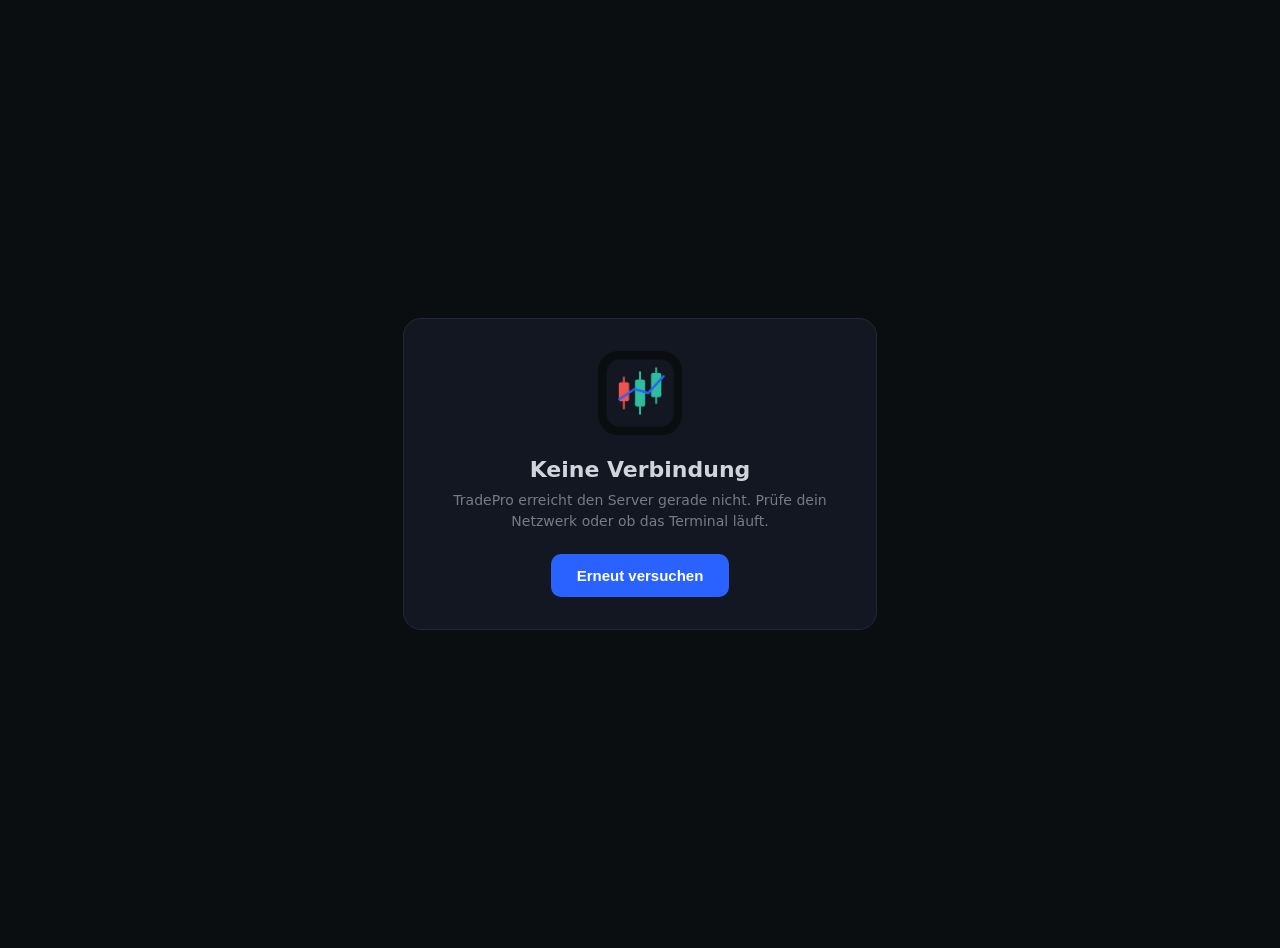
<file: static/offline.html>
<!DOCTYPE html>
<html lang="de">
<head>
<meta charset="UTF-8">
<meta name="viewport" content="width=device-width, initial-scale=1.0, viewport-fit=cover">
<meta name="theme-color" content="#0b0e11">
<title>TradePro — offline</title>
<style>
  html, body { height: 100%; margin: 0; }
  body {
    background: #0b0e11; color: #d1d4dc;
    font-family: -apple-system, 'Segoe UI', Roboto, system-ui, sans-serif;
    display: grid; place-items: center; padding: 24px;
  }
  .card {
    max-width: 420px; text-align: center;
    background: #131722; border: 1px solid #232838;
    border-radius: 18px; padding: 32px 26px;
  }
  img { width: 84px; height: 84px; border-radius: 20px; margin-bottom: 18px; }
  h1 { margin: 0 0 8px; font-size: 22px; }
  p  { margin: 0 0 22px; color: #787b86; line-height: 1.5; font-size: 14px; }
  button {
    border: 0; border-radius: 10px; padding: 13px 26px;
    background: #2962ff; color: #fff; font-weight: 700; font-size: 15px; cursor: pointer;
  }
</style>
</head>
<body>
<main class="card">
  <img src="/static/icons/icon-192.png" alt="TradePro">
  <h1>Keine Verbindung</h1>
  <p>TradePro erreicht den Server gerade nicht. Prüfe dein Netzwerk oder ob das Terminal läuft.</p>
  <button onclick="location.replace('/')">Erneut versuchen</button>
</main>
<script>
  window.addEventListener('online', () => location.replace('/'));
</script>
</body>
</html>
</file>
